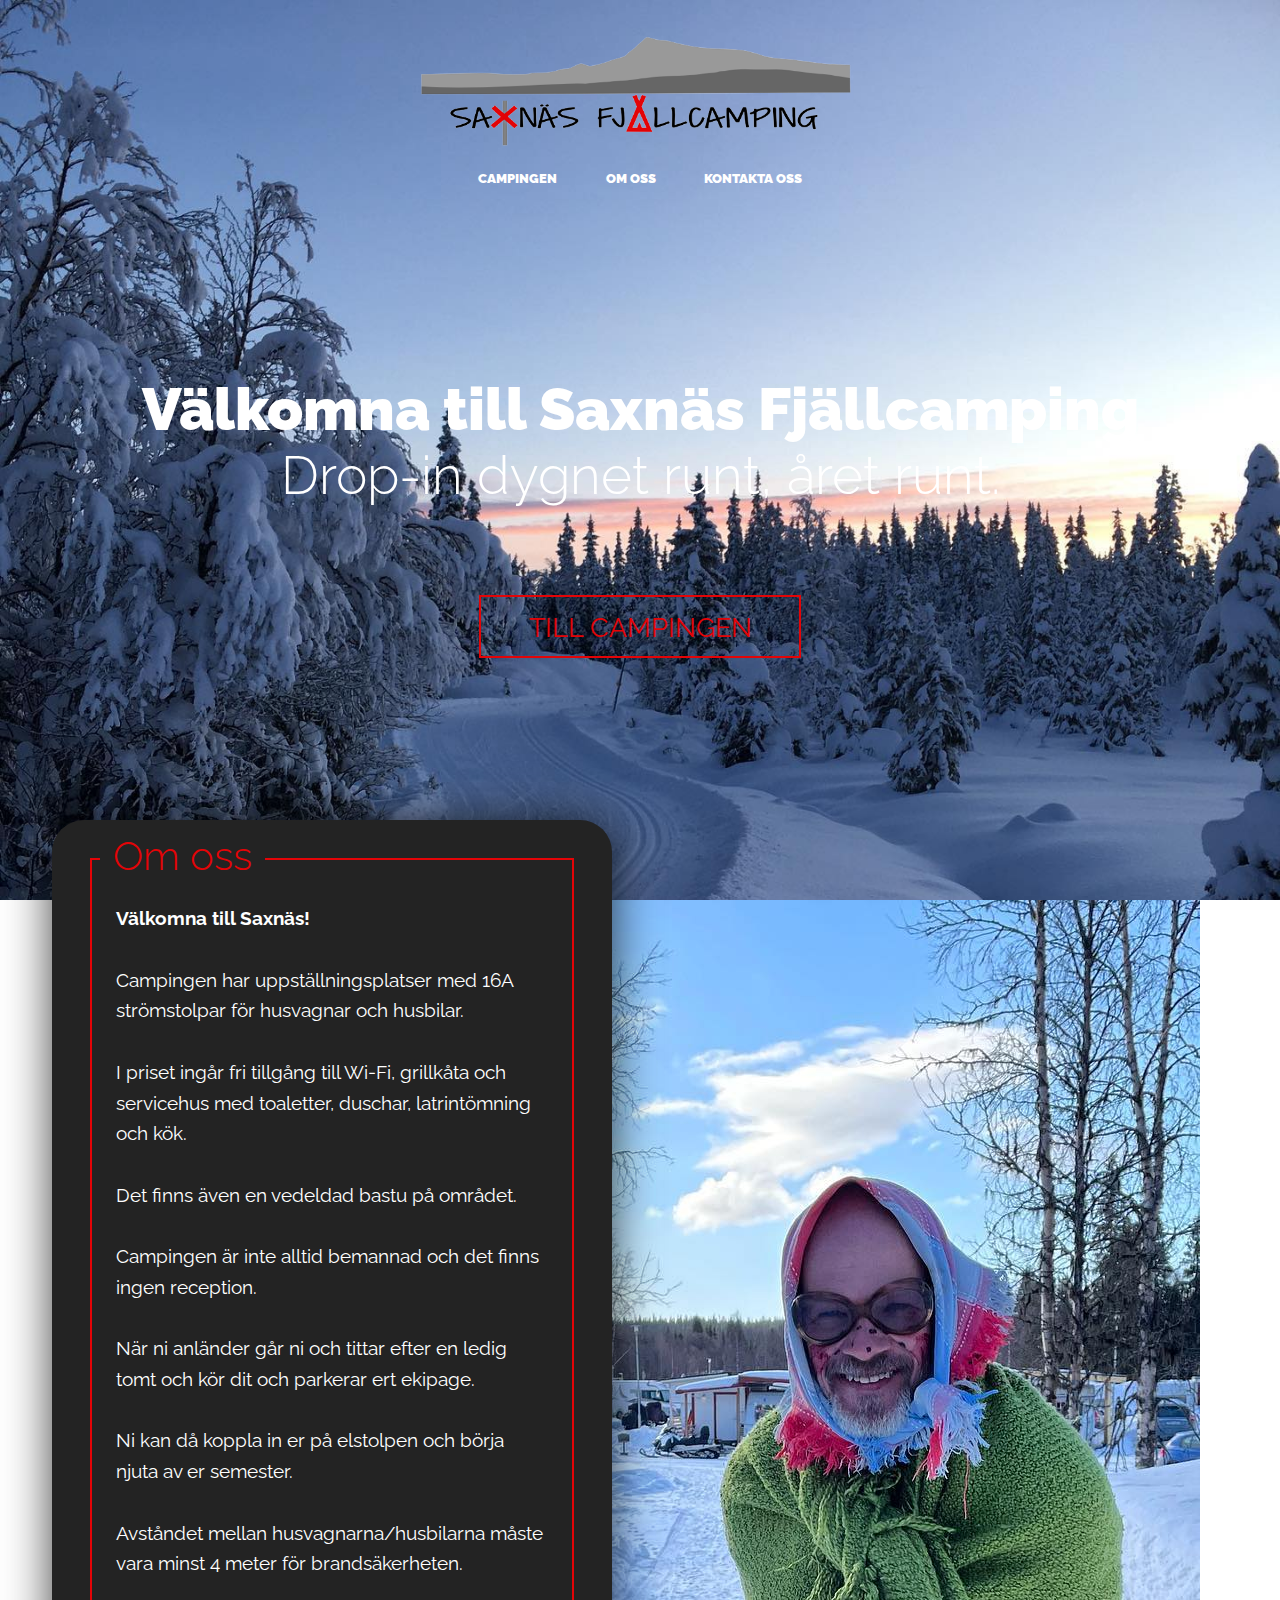
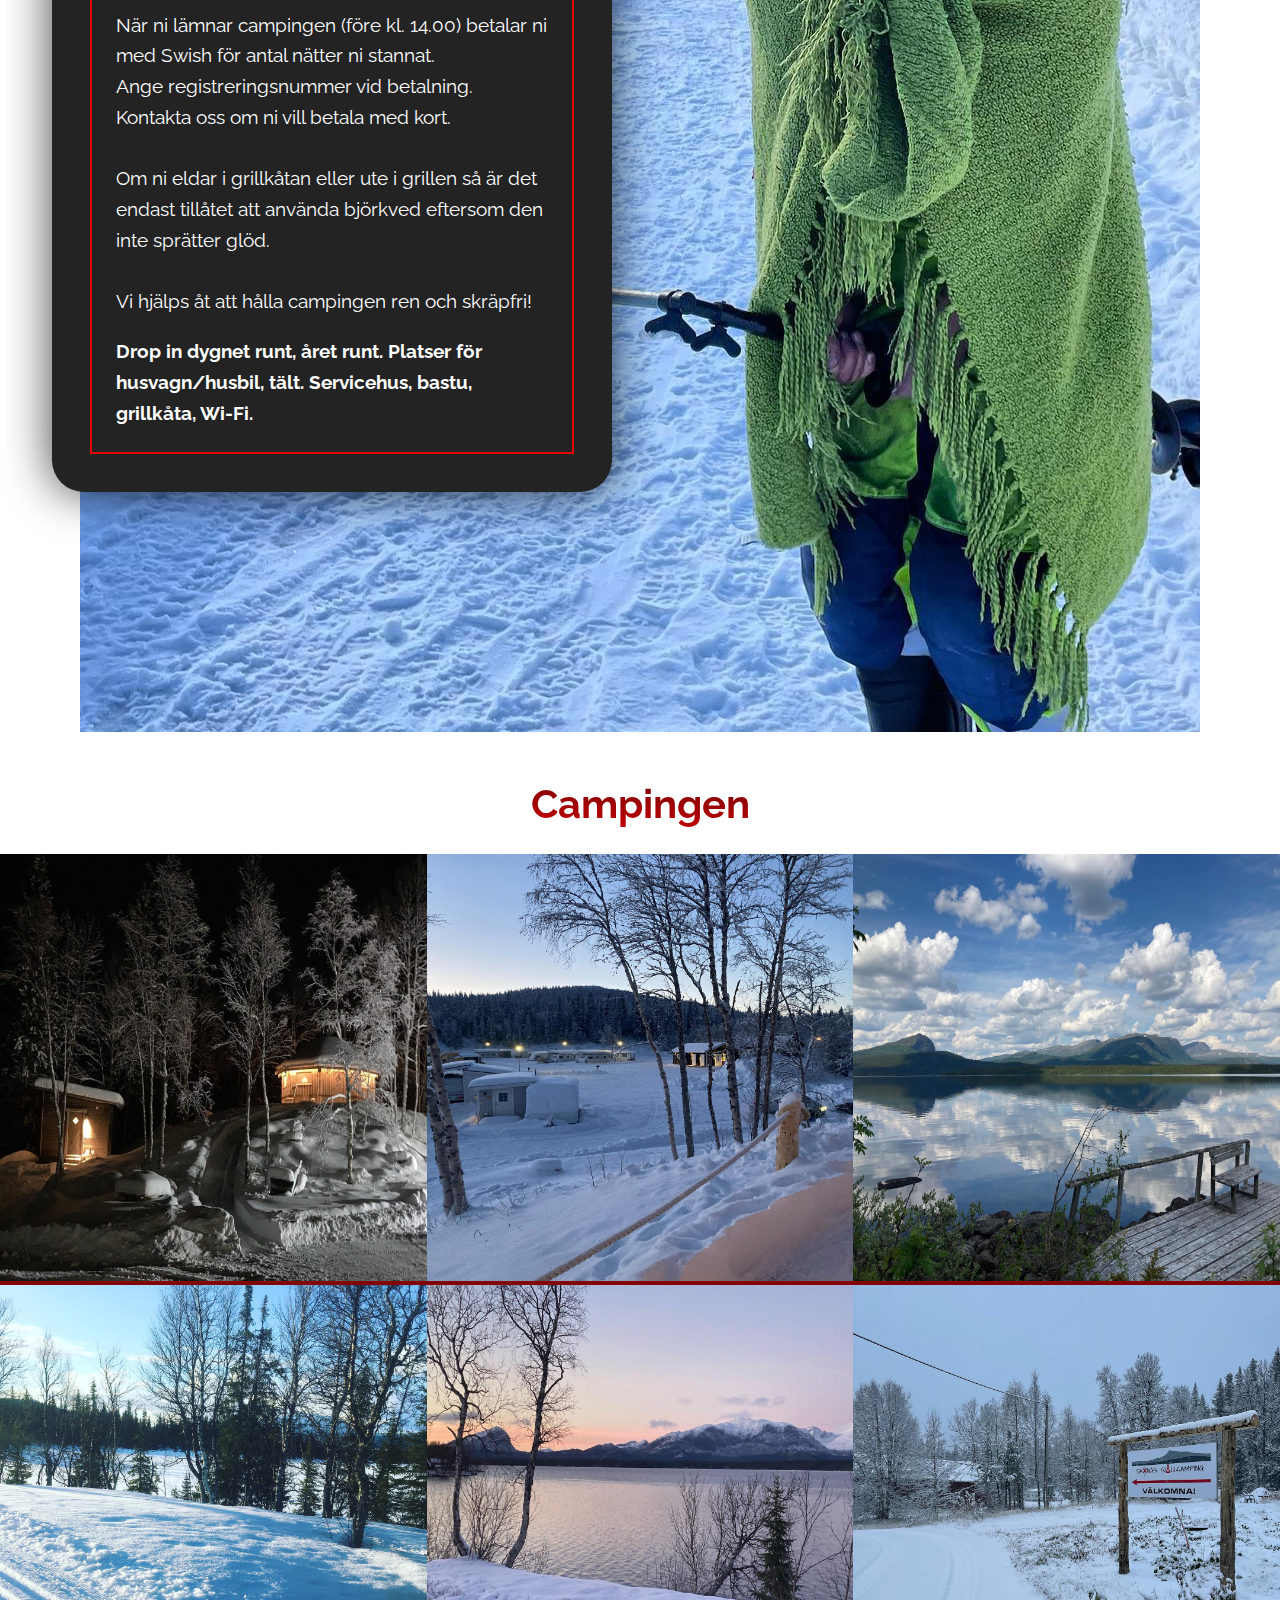
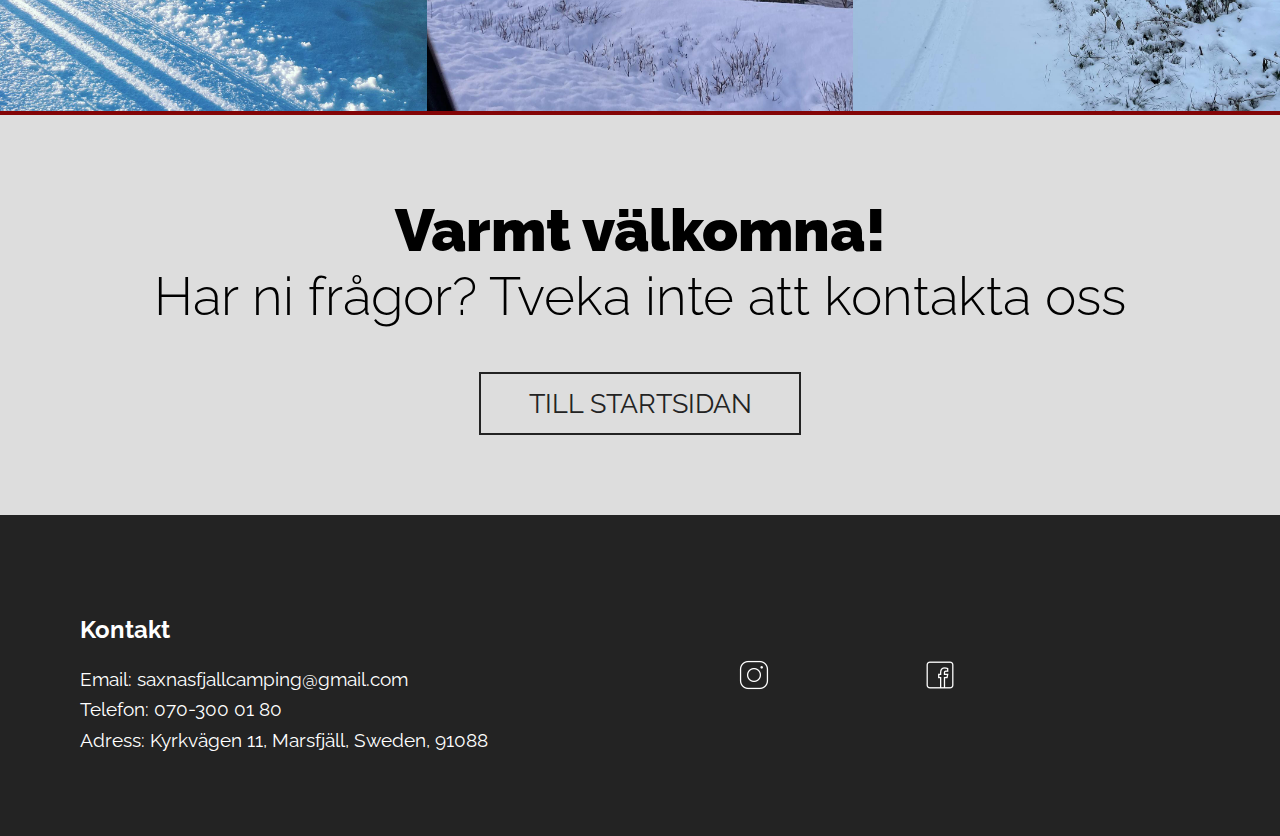
<file: index.html>
<!DOCTYPE html>
<html lang="en">

<head>
    <meta charset="UTF-8">
    <meta name="viewport" content="width=device-width, initial-scale=1.0">
    <meta name="description" content="Saxnäs Fjällcampings informationssida." />
    <title>Saxnäs Fjällcamping</title>
    <link rel="stylesheet" href="styles.css">
    <link href="https://fonts.googleapis.com/css2?family=Raleway:wght@300;400;700;900&display=swap" rel="stylesheet">
</head>

<body>

    <header>
        <img id="start" src="Bilder/saxnas.png" alt="Saxnäs Fjällcamping Logo" class="logo">
        <nav>
            <ul>
                <li><a href="#camp">Campingen</a></li>
                <li><a href="#info">Om oss</a></li>
                <li><a href="#foot">Kontakta oss</a></li>
            </ul>
        </nav>
    </header>

    <section class="home-hero">
        <div class="container">
            <h1 class="title">Välkomna till Saxnäs Fjällcamping
                <span>Drop-in dygnet runt, året runt.</span>
            </h1>
            <a href="#camp" class="button button-accent">Till Campingen</a>
        </div>
    </section>
    <div class="container">
        <section class="home-about">

            <div id="info" class="home-about-textbox">
                <h1>Om oss</h1>
                <p><strong>Välkomna till Saxnäs!</strong><br><br>
                    Campingen har uppställningsplatser med 16A strömstolpar för
                    husvagnar och husbilar.<br><br>
                    I priset ingår fri tillgång till Wi-Fi, grillkåta och servicehus med
                    toaletter,
                    duschar, latrintömning och kök.<br><br> Det finns även en vedeldad bastu på området.<br><br>
                    Campingen är inte alltid bemannad och det finns ingen reception.<br><br> När ni anländer går ni och
                    tittar
                    efter en ledig tomt och kör dit och parkerar ert ekipage.<br><br> Ni kan då koppla in er på
                    elstolpen
                    och
                    börja
                    njuta av er semester.<br><br> Avståndet mellan husvagnarna/husbilarna måste vara minst 4 meter för
                    brandsäkerheten.<br><br>
                    När ni lämnar campingen (före kl. 14.00) betalar ni med Swish för antal nätter ni stannat.<br> Ange
                    registreringsnummer vid betalning.<br> Kontakta oss om ni vill betala med kort.
                    <br><br>Om ni eldar i grillkåtan eller ute i grillen så är det endast tillåtet att använda björkved
                    eftersom
                    den
                    inte sprätter glöd.
                    <br><br>Vi hjälps åt att hålla campingen ren och skräpfri!
                </p>
                <p><strong>Drop in dygnet runt, året runt. Platser för husvagn/husbil, tält. Servicehus, bastu,
                        grillkåta,
                        Wi-Fi.</strong></p>

            </div>

        </section>
    </div>

    <section class="portfolio">
        <h1 id="camp">Campingen</h1>

        <!-- portfolio item 01 -->
        <figure class="port-item">
            <img src="Bilder/bastu1440.jpg" alt="portfolio item">
            <figcaption class="port-desc">
                <p>Bastu och Grillkåta</p>
                <a href="./Gallery/Bastu-Gallery/index.html" class="button button-accent button-small">Se bilder</a>
            </figcaption>
        </figure>

        <!-- portfolio item 02 -->
        <figure class="port-item">
            <img src="Bilder/camping1440.jpg" alt="portfolio item">
            <figcaption class="port-desc">
                <p>Camping</p>
                <a href="./Gallery/Camping-Gallery/index.html" class="button button-accent button-small">Se bilder</a>
            </figcaption>
        </figure>

        <!-- portfolio item 03 -->
        <figure class="port-item">
            <img src="Bilder/fjäll1440-2.jpg" alt="portfolio item">
            <figcaption class="port-desc">
                <p>Natur & Omgivning</p>
                <a href="./Gallery/Natur-Gallery/index.html" class="button button-accent button-small">Se bilder</a>
            </figcaption>
        </figure>

        <!-- portfolio item 04 -->
        <figure class="port-item">
            <img src="Bilder/snow.jpg" alt="portfolio item">
            <figcaption class="port-desc">
                <p>Snö</p>
                <a href="./Gallery/Snö-Gallery/index.html" class="button button-accent button-small">Se bilder</a>
            </figcaption>
        </figure>

        <!-- portfolio item 05 -->
        <figure class="port-item">
            <img src="Bilder/fjäll1440.jpg" alt="portfolio item">
            <figcaption class="port-desc">
                <p>Servicehuset</p>
                <a href="./Gallery/Servicehuset-Gallery/index.html" class="button button-accent button-small">Se
                    bilder</a>
            </figcaption>
        </figure>

        <!-- portfolio item 06 -->
        <figure class="port-item">
            <img src="Bilder/skylt.jpg" alt="portfolio item">
            <figcaption class="port-desc">
                <p>Skylt</p>
                <a href="./Gallery/Skylt-Gallery/index.html" class="button button-accent button-small">Se bilder</a>
            </figcaption>
        </figure>

    </section>
    <!-- Table -->
    <!-- <table>
        <h2>Priser inkl. alla faciliteter</h2>
        <thead>
            <tr>
                <th>Uppställningsplats dygn</th>
                <th>Tältplats</th>
                <th>Helårsplats</th>
            </tr>
        </thead>
        <tbody>
            <tr>
                <td>300:- inkl. el.</td>
                <td>150:-</td>
                <td>14000:- exkl. el</td>
            </tr>
            <tr>
                <td>250:- utan el.</td>
                <td>För ett tält med max 2 pers, sedan tillkommer 50:-/pers.</td>
                <td></td>
            </tr>
            <tr>
        </tbody>
    </table>
    <h2>Övrigt</h2>
    <table>
        <thead>
            <tr>
                <th>Endast dusch</th>
                <th>Latrintömning + Vatten</th>
                <th>Tvättmaskin</th>
            </tr>
        </thead>
        <tbody>
            <tr>
                <td>50:- /pers</td>
                <td>60:-</td>
                <td>50:- /tvätt</td>
            </tr>
        </tbody>
    </table> -->
    <!-- Table -->

    <section class="cta">
        <div class="container">
            <h1 class="title title-top">Varmt välkomna!
                <span>Har ni frågor? Tveka inte att kontakta oss</span>
            </h1>
            <a href="#start" class="button button-dark">Till Startsidan</a>
        </div>
    </section>

    <footer id="foot">
        <div class="container">
            <div class="col-3">
                <address></address>
                <h2>Kontakt</h2>
                <p>Email: saxnasfjallcamping@gmail.com<br>Telefon: 070-300 01 80<br>Adress: Kyrkvägen 11, Marsfjäll,
                    Sweden, 91088</p>
                </address>
            </div>

            <div class="col-1">
                <ul class="unstyled-list">
                    <li><a href="https://www.instagram.com/saxnasfjallcamping/"><img
                                src="Bilder/icons8-instagram-32.png" alt=""></a></li>
                    </li>
                </ul>
            </div>

            <div class="col-1">
                <ul class="unstyled-list">
                    <li><a href="https://www.facebook.com/profile.php?id=100028153253280"><img
                                src="Bilder/icons8-facebook-32.png" alt=""></a></li>

                </ul>
            </div>
        </div>
    </footer>
</body>

</html>
</file>
<file: styles.css>
html {
    scroll-behavior: smooth;
}

* {
    box-sizing: border-box;
    transition: all ease-in-out 250ms;
}

body {
    margin: 0;
    font-family: 'Raleway', sans-serif;
    text-align: center;
}

img {
    max-width: 100%;
    height: auto;
}

.container {
    width: 95%;
    max-width: 70em;
    margin: 0 auto;
}

.clearfix::after,
section::after,
footer::after {
    content: '';
    display: block;
    clear: both;
}

/* Column system
====================== */

[class^=col-] {
    width: 100%;
    margin-top: 1em;
}

[class^=col-]:first-child {
    margin-top: 0;
}

.col-1 {
    width: 33.3333334%;
    float: left;
}

@media (min-width: 20rem) {
    .unstyled-list img {
        margin-left: 5.5rem;
        margin-top: 1.5em;
    }
}


@media (min-width: 40rem) {

    [class^=col-] {
        float: left;
        padding: 0 .6em;
        margin-top: 2.5em;
    }

    [class^=col-]:first-child {
        padding-left: 0;
    }

    [class^=col-]:last-child {
        padding-right: 0;
    }

    .col-3 {
        width: 50%;
    }

    .col-1 {
        width: 16.6666%;
    }
}

@media (min-width: 60rem) {
    .unstyled-list img {
        padding: 0 .6;
    }
}



/* typography
====================== */

h1 {
    font-weight: 300;
    font-size: 2.5rem;
    margin-top: 0;
}

p {
    line-height: 1.5em;
}

p:last-of-type {
    margin-bottom: 0;
}

.title {
    font-size: 2.5rem;
    margin-bottom: 1.5em;
    font-weight: 900;
    margin-top: 1em;
}

.title span {
    font-weight: 300;
    display: block;
    font-size: .9em;
}

.portfolio h1 {
    font-weight: 700;
    background-image: linear-gradient(to bottom left, #530304, #E40407);
    background-clip: text;
    color: transparent;
}

.title-top {
    margin: 0 0 .75em;
}

.unstyled-list {
    margin: 0;
    padding: 0;
    list-style-type: none;
}

@media (min-width: 60rem) {

    p {
        font-size: 1.2rem;
        line-height: 1.6;
    }

    .title {
        font-size: 3.7rem;
    }
}



/* buttons */

.button {
    display: inline-block;
    font-size: 1.5rem;
    /* font-size: 1.15rem; */
    text-decoration: none;
    text-transform: uppercase;
    border-width: 2px;
    border-style: solid;
    padding: .5em 1.75em;
}

@media (min-width: 60rem) {
    .button {
        font-size: 1.7rem;
    }
}

.button-small {
    font-size: .7rem;
    font-weight: 700;
}

.button-accent {
    border-color: #E40407;
    color: #E40407;
}

.button-accent:hover,
.button-accent:focus {
    background: #830406;
    color: #fff;
}

.button-dark {
    border-color: #232323;
    color: #232323;
}

.button-dark:hover,
.button-dark:focus {
    background: #232323;
    color: #fff;
}


/* header
====================== */

header {
    position: absolute;
    left: 0;
    right: 0;
}

header img {
    width: 35em;
    max-width: 100%;
    height: auto;
}

nav ul {
    margin: 0;
    margin-top: -1.5em;
    padding: 0;
    list-style: none;
}

nav li {
    display: inline-block;
    margin: 1em;
}

nav a {
    font-weight: 900;
    text-decoration: none;
    text-transform: uppercase;
    font-size: .8rem;
    padding: .5em;
    color: #FFF;
}

nav a:hover,
nav a:focus {
    color: #E40407;
    /* color: #E40407; */
    /* transition: color 0.25s, border-color 0.25s, box-shadow 0.25s, transform 0.25s; */
}

/* home-hero
====================== */

.home-hero {
    background-image: url(Bilder/spår.jpg);
    padding: 18em 0;
    color: #FFF;
    background-size: cover;
    background-repeat: no-repeat;
    /* background-position: center; */
}

@media (min-width: 60rem) {
    .home-hero {
        height: 100vh;
        padding-top: 35vh;
    }
}

/* hero-home
====================== */

.home-about-textbox {
    background-color: #232323;
    padding: 4em;
    width: 100vw;
    margin-left: -2.5%;
    outline: 2px solid #E40407;
    outline-offset: -2.5em;
    color: #fff;
    position: relative;
}

.home-about-textbox h1 {
    color: #E40407;
    position: absolute;
    left: 50%;
    transform: translateX(-50%);
    top: .3em;
    background: #232323;
    padding: 0 .25em;
}

@media (min-width: 25rem) {
    h1 {
        font-size: 2rem;
    }

    .home-about-textbox h1 {
        top: .6em;
        padding: 0 .325em;
    }
}

@media (min-width: 60rem) {
    h1 {
        font-size: 2.5rem;
    }

    .home-about {
        background-image: url(Bilder/patrik.jpg);
        background-repeat: no-repeat;
        padding-bottom: 10em;
    }

    .home-about-textbox {
        width: 50%;
        padding: 4em;
        outline-offset: -2.5em;
        margin-left: -2.5%;
        top: -5em;
        text-align: left;
        box-shadow: 0 0 3em 0 rgba(0, 0, 0, .75);
        border-radius: 2em;
    }

    .home-about-textbox h1 {
        top: .3em;
        /* padding: 0 .6em; */
        left: 3rem;
        transform: translateX(0);
    }
}


/* portfolio
====================== */

.portfolio {
    margin: 3em 0 0;

}

.port-item {
    margin: 0;
    position: relative;
}

.port-item img {
    border-bottom: .25em solid #830406;
    display: block;
}

.port-desc {
    position: absolute;
    z-index: 100;
    bottom: 0em;
    left: 0em;
    right: 0em;
    color: #fff;
    background: rgba(0, 0, 0, .6);
    padding-bottom: 2em;
}

.port-desc p {
    margin: 1em;
}

@media (min-width: 40rem) {
    .port-item {
        width: 50%;
        float: left;
    }
}

@media (min-width: 60rem) {

    .port-item {
        width: 33.3333334%;
        overflow: hidden;
    }

    .port-desc {
        transform: translateY(150%);
    }

    .port-item:hover .port-desc {
        transform: translateY(0%);

    }
}

/* TABLE
======================*/



/* table {
    border-collapse: collapse;
    margin: 1em auto;
    font-size: .9em;
    font-family: 'Raleway' sans-serif;
    box-shadow: 0 0 20px rgba(0, 0, 0, 0.15);
    left: 0;
    right: 0;
}

table thead tr {
    background-color: #830406;
    color: #fff;
    text-align: left;
}

table th,
table td {
    padding: 1em 1em;
    font-weight: 700;
}

table th:nth-of-type(2),
table td:nth-of-type(2) {
    border-left: 1px solid black;
}

table th:nth-of-type(3),
table td:nth-of-type(3) {
    border-left: 1px solid black;
}

table tbody tr {
    border-bottom: 1px solid #ddd;
}

table tbody tr:nth-of-type(even) {
    background-color: #f3f3f3;
}

table tbody tr:last-of-type {
    border-bottom: 2px solid #830406;
} */

/* CTA
====================== */

.cta {
    background-color: #ddd;
    /* #830406 */

    padding: 5em 0;
}

/* footer
====================== */

footer {
    background: #232323;
    color: #fff;
    text-align: left;
    padding: 5em 0;
}

footer p {
    margin-top: 0;
}
</file>
